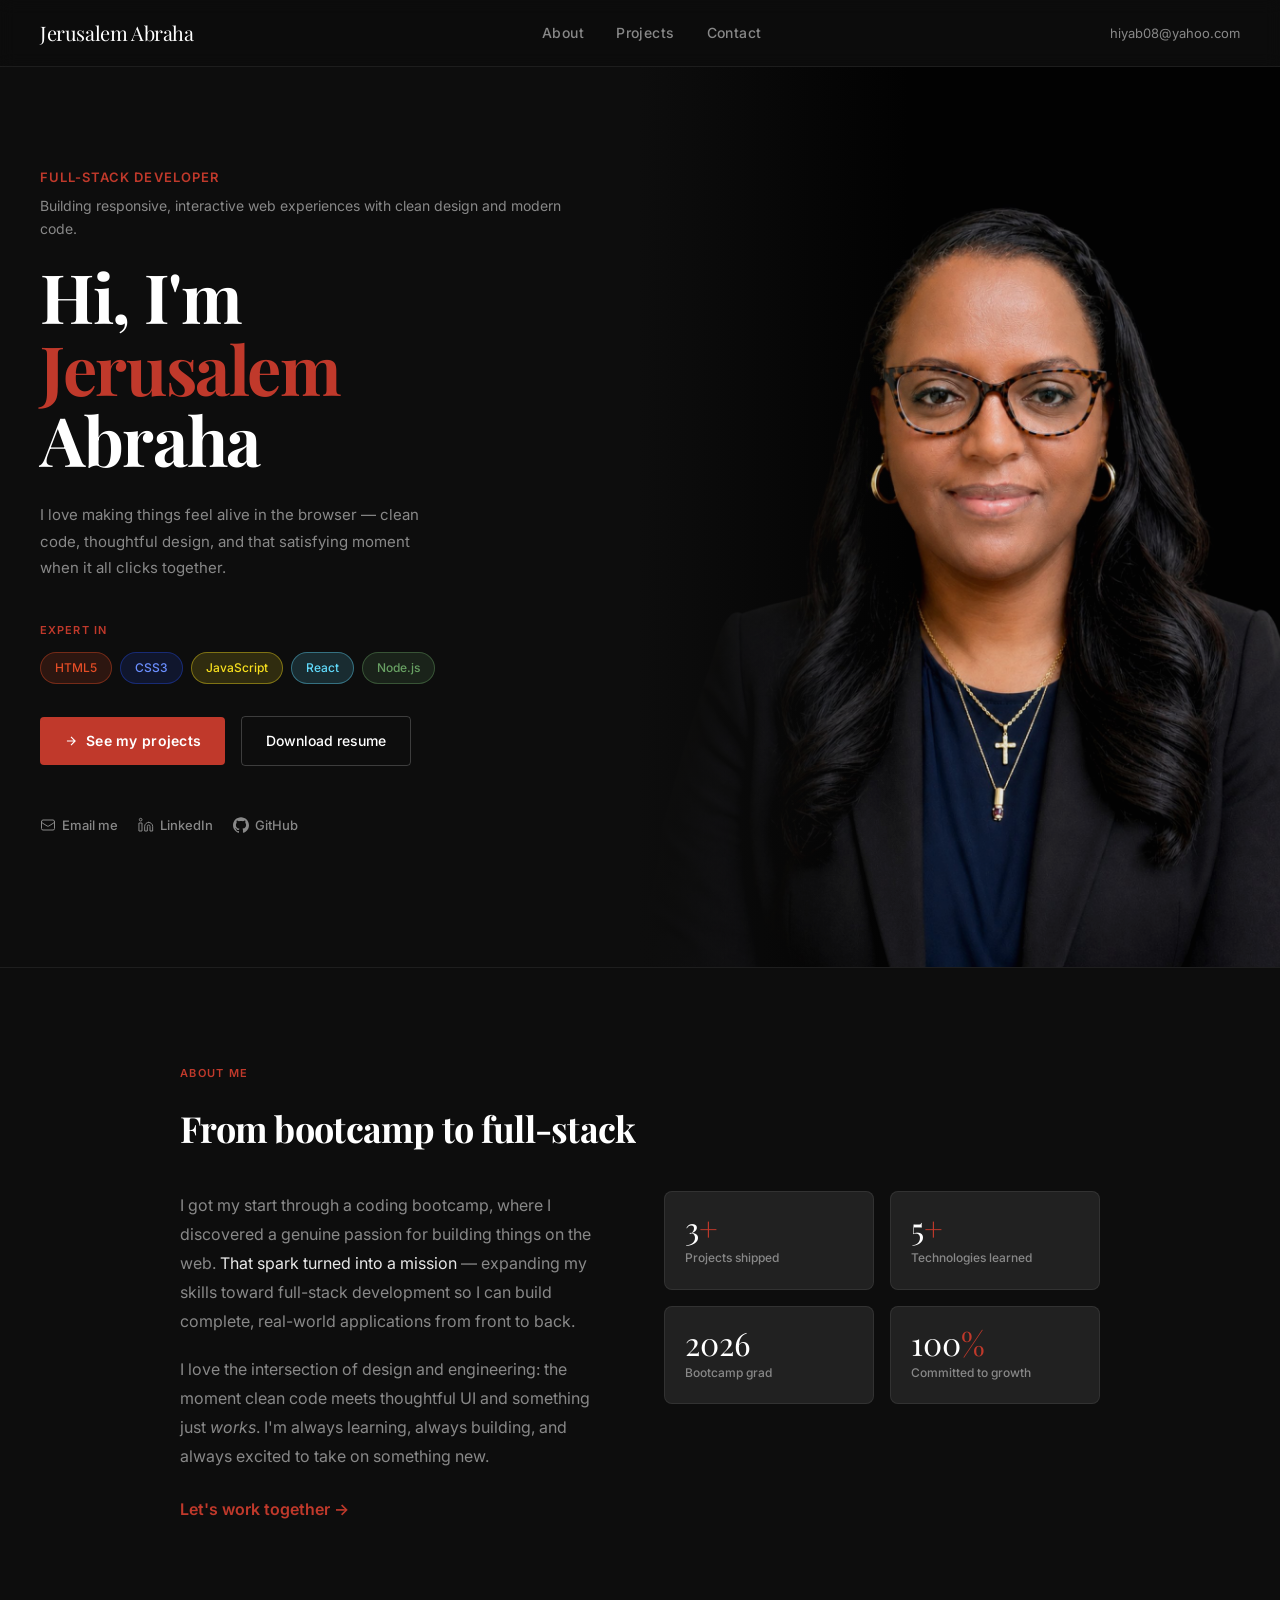
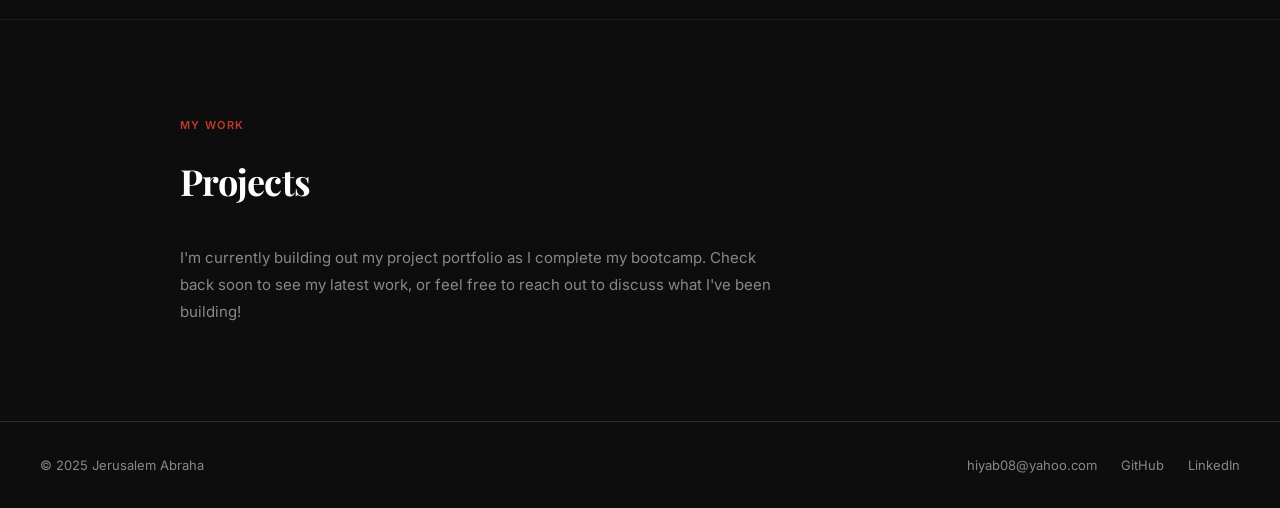
<file: index.html>
<!DOCTYPE html>
<html lang="en">
<head>
<meta charset="UTF-8" />
<meta name="viewport" content="width=device-width, initial-scale=1.0" />
<title>Jerusalem Abraha — Full-Stack Developer</title>
<link rel="stylesheet" href="style.css">
</head>
<body>

<nav>
  <a href="#" class="nav-logo">Jerusalem Abraha</a>
  <ul class="nav-links">
    <li><a href="#about">About</a></li>
    <li><a href="#projects">Projects</a></li>
    <li><a href="#contact">Contact</a></li>
  </ul>
  <span class="nav-contact">hiyab08@yahoo.com</span>
</nav>

<section class="hero" aria-label="Hero introduction">
  <div class="hero-left">
    <div style="margin:0 0 1.25rem;">
      <p style="font-size:13px;font-weight:600;color:#C0392B;letter-spacing:0.08em;text-transform:uppercase;margin:0 0 6px;">Full-Stack Developer</p>
      <p style="font-size:14px;color:#888;line-height:1.65;margin:0;">Building responsive, interactive web experiences with clean design and modern code.</p>
    </div>
    <h1 class="hero-name">
      Hi, I'm<br>
      <span>Jerusalem</span><br>
      Abraha
    </h1>
    <p class="hero-tagline">
      I love making things feel alive in the browser — clean code, thoughtful design, and that satisfying moment when it all clicks together.
    </p>


    <div style="margin: 0 0 2rem;">
      <p style="font-size:11px;font-weight:600;letter-spacing:0.1em;text-transform:uppercase;color:#C0392B;margin-bottom:12px;">Expert in</p>
      <div style="display:flex;gap:8px;flex-wrap:wrap;">
        <span style="background:rgba(228,77,38,0.15);border:0.5px solid rgba(228,77,38,0.4);border-radius:20px;padding:5px 14px;font-size:12px;font-weight:500;color:#E44D26;">HTML5</span>
        <span style="background:rgba(38,77,228,0.15);border:0.5px solid rgba(38,77,228,0.4);border-radius:20px;padding:5px 14px;font-size:12px;font-weight:500;color:#6B8FFF;">CSS3</span>
        <span style="background:rgba(247,223,30,0.15);border:0.5px solid rgba(247,223,30,0.4);border-radius:20px;padding:5px 14px;font-size:12px;font-weight:500;color:#F7DF1E;">JavaScript</span>
        <span style="background:rgba(97,218,251,0.15);border:0.5px solid rgba(97,218,251,0.4);border-radius:20px;padding:5px 14px;font-size:12px;font-weight:500;color:#61DAFB;">React</span>
        <span style="background:rgba(104,160,99,0.15);border:0.5px solid rgba(104,160,99,0.4);border-radius:20px;padding:5px 14px;font-size:12px;font-weight:500;color:#68A063;">Node.js</span>
      </div>
    </div>

    <div class="cta-group">
      <a href="#projects" class="btn-primary">
        <svg width="14" height="14" fill="none" stroke="currentColor" stroke-width="2" viewBox="0 0 24 24" aria-hidden="true"><path d="M5 12h14M12 5l7 7-7 7"/></svg>
        See my projects
      </a>
      <a href="Jerusalem_Abraha_Resume.pdf" target="_blank" class="btn-secondary">
        Download resume
      </a>
    </div>

    <div class="social-links">
      <a href="mailto:hiyab08@yahoo.com" class="social-link" aria-label="Email me">
        <svg fill="none" stroke="currentColor" stroke-width="1.5" viewBox="0 0 24 24" aria-hidden="true"><path stroke-linecap="round" stroke-linejoin="round" d="M21.75 6.75v10.5a2.25 2.25 0 01-2.25 2.25h-15a2.25 2.25 0 01-2.25-2.25V6.75m19.5 0A2.25 2.25 0 0019.5 4.5h-15a2.25 2.25 0 00-2.25 2.25m19.5 0v.243a2.25 2.25 0 01-1.07 1.916l-7.5 4.615a2.25 2.25 0 01-2.36 0L3.32 8.91a2.25 2.25 0 01-1.07-1.916V6.75"/></svg>
        Email me
      </a>
      <a href="https://linkedin.com/in/jerusalem-abraha" class="social-link" aria-label="LinkedIn">
        <svg fill="none" stroke="currentColor" stroke-width="1.5" viewBox="0 0 24 24" aria-hidden="true"><path stroke-linecap="round" stroke-linejoin="round" d="M16 8a6 6 0 016 6v7h-4v-7a2 2 0 00-2-2 2 2 0 00-2 2v7h-4v-7a6 6 0 016-6zM2 9h4v12H2z"/><circle cx="4" cy="4" r="2" stroke="currentColor" stroke-width="1.5"/></svg>
        LinkedIn
      </a>
      <a href="https://github.com" class="social-link" aria-label="GitHub">
        <svg fill="currentColor" viewBox="0 0 24 24" aria-hidden="true"><path d="M12 .297c-6.63 0-12 5.373-12 12 0 5.303 3.438 9.8 8.205 11.385.6.113.82-.258.82-.577 0-.285-.01-1.04-.015-2.04-3.338.724-4.042-1.61-4.042-1.61C4.422 18.07 3.633 17.7 3.633 17.7c-1.087-.744.084-.729.084-.729 1.205.084 1.838 1.236 1.838 1.236 1.07 1.835 2.809 1.305 3.495.998.108-.776.417-1.305.76-1.605-2.665-.3-5.466-1.332-5.466-5.93 0-1.31.465-2.38 1.235-3.22-.135-.303-.54-1.523.105-3.176 0 0 1.005-.322 3.3 1.23.96-.267 1.98-.399 3-.405 1.02.006 2.04.138 3 .405 2.28-1.552 3.285-1.23 3.285-1.23.645 1.653.24 2.873.12 3.176.765.84 1.23 1.91 1.23 3.22 0 4.61-2.805 5.625-5.475 5.92.42.36.81 1.096.81 2.22 0 1.606-.015 2.896-.015 3.286 0 .315.21.69.825.57C20.565 22.092 24 17.592 24 12.297c0-6.627-5.373-12-12-12"/></svg>
        GitHub
      </a>
    </div>
  </div>

  <div class="hero-right">
    <img
      src="[data-uri]"
      alt="Jerusalem Abraha, full-stack developer"
      class="hero-photo"
    />
</div>
</div>
  </div>
</section>

<div class="divider"></div>

<section class="section" id="about" aria-label="About Jerusalem">
  <p class="section-eyebrow">About me</p>
  <h2 class="section-title">From bootcamp to full-stack</h2>

  <div class="about-grid">
    <div class="about-body">
      <p>
        I got my start through a coding bootcamp, where I discovered a genuine passion for building things on the web. <span class="about-highlight">That spark turned into a mission</span> — expanding my skills toward full-stack development so I can build complete, real-world applications from front to back.
      </p>
      <p>
        I love the intersection of design and engineering: the moment clean code meets thoughtful UI and something just <em>works</em>. I'm always learning, always building, and always excited to take on something new.
      </p>
      <p style="margin-top: 1.5rem;">
        <a href="mailto:hiyab08@yahoo.com" style="color: #C0392B; font-weight: 600; text-decoration: none;">Let's work together →</a>
      </p>
    </div>

    <div class="stats-grid">
      <div class="stat-card">
        <div class="stat-number">3<span>+</span></div>
        <div class="stat-label">Projects shipped</div>
      </div>
      <div class="stat-card">
        <div class="stat-number">5<span>+</span></div>
        <div class="stat-label">Technologies learned</div>
      </div>
      <div class="stat-card">
        <div class="stat-number">2026</div>
        <div class="stat-label">Bootcamp grad</div>
      </div>
      <div class="stat-card">
        <div class="stat-number">100<span>%</span></div>
        <div class="stat-label">Committed to growth</div>
      </div>
    </div>
  </div>
</section>


<div class="divider"></div>

<section class="section" id="projects" aria-label="Projects">
  <p class="section-eyebrow">My work</p>
  <h2 class="section-title">Projects</h2>
  <p style="color:#888; font-size:15px; line-height:1.8; max-width:600px;">
    I'm currently building out my project portfolio as I complete my bootcamp. Check back soon to see my latest work, or feel free to reach out to discuss what I've been building!
  </p>
</section>

<div class="divider"></div>

<footer id="contact">
  <span>© 2025 Jerusalem Abraha</span>
  <div style="display:flex; gap: 1.5rem;">
    <a href="mailto:hiyab08@yahoo.com">hiyab08@yahoo.com</a>
    <a href="https://github.com">GitHub</a>
    <a href="https://linkedin.com/in/jerusalem-abraha">LinkedIn</a>
  </div>
</footer>

</body>
</html>
</file>
<file: style.css>
@import url("https://fonts.googleapis.com/css2?family=Inter:wght@400;500;600&family=Playfair+Display:wght@700&display=swap");

*,
*::before,
*::after {
  box-sizing: border-box;
  margin: 0;
  padding: 0;
}

:root {
  --red: #c0392b;
  --red-light: #e74c3c;
  --white: #ffffff;
  --off-white: #f5f3ee;
  --dark: #0d0d0d;
  --dark-mid: #1a1a1a;
  --dark-surface: #212121;
  --muted: #888888;
  --text: #e8e8e8;
}

html {
  scroll-behavior: smooth;
}

body {
  background: var(--dark);
  color: var(--text);
  font-family: "Inter", system-ui, sans-serif;
  font-size: 16px;
  line-height: 1.7;
  overflow-x: hidden;
}

nav {
  position: sticky;
  top: 0;
  z-index: 100;
  display: flex;
  align-items: center;
  justify-content: space-between;
  padding: 1rem 2.5rem;
  background: rgba(13, 13, 13, 0.92);
  backdrop-filter: blur(8px);
  border-bottom: 0.5px solid rgba(255, 255, 255, 0.07);
}

.nav-logo {
  font-family: "Playfair Display", serif;
  font-size: 20px;
  color: var(--white);
  text-decoration: none;
  letter-spacing: -0.02em;
}

.nav-links {
  display: flex;
  gap: 2rem;
  list-style: none;
}

.nav-links a {
  color: var(--muted);
  text-decoration: none;
  font-size: 14px;
  font-weight: 500;
  letter-spacing: 0.03em;
  transition: color 0.2s;
}

.nav-links a:hover {
  color: var(--white);
}

.nav-contact {
  font-size: 13px;
  color: var(--muted);
}

.hero {
  min-height: 100vh;
  display: grid;
  grid-template-columns: 1fr 1fr;
  gap: 0;
  padding: 0;
  opacity: 0;
  animation: fadeIn 0.8s ease 0.1s forwards;
}

@keyframes fadeIn {
  from {
    opacity: 0;
    transform: translateY(16px);
  }
  to {
    opacity: 1;
    transform: translateY(0);
  }
}

.hero-left {
  display: flex;
  flex-direction: column;
  justify-content: center;
  padding: 3rem 3rem 5rem 2.5rem;
  animation: fadeIn 0.8s ease 0.2s both;
}

.hero-eyebrow {
  font-size: 12px;
  font-weight: 600;
  letter-spacing: 0.12em;
  text-transform: uppercase;
  color: var(--red);
  margin-bottom: 1.25rem;
}

.hero-name {
  font-family: "Playfair Display", serif;
  font-size: clamp(42px, 6vw, 68px);
  line-height: 1.05;
  color: var(--white);
  letter-spacing: -0.02em;
  margin-bottom: 0.25rem;
}

.hero-name span {
  color: var(--red);
}

.hero-tagline {
  font-size: 15px;
  color: var(--muted);
  max-width: 380px;
  margin: 1.5rem 0 2.5rem;
  line-height: 1.75;
}

.cta-group {
  display: flex;
  align-items: center;
  gap: 1rem;
  flex-wrap: wrap;
  margin-bottom: 3rem;
}

.btn-primary {
  display: inline-flex;
  align-items: center;
  gap: 8px;
  background: var(--red);
  color: var(--white);
  text-decoration: none;
  padding: 12px 24px;
  border-radius: 4px;
  font-size: 14px;
  font-weight: 600;
  letter-spacing: 0.02em;
  transition:
    background 0.2s,
    transform 0.15s;
}

.btn-primary:hover {
  background: var(--red-light);
  transform: translateY(-1px);
}

.btn-secondary {
  display: inline-flex;
  align-items: center;
  gap: 8px;
  background: transparent;
  color: var(--white);
  text-decoration: none;
  padding: 12px 24px;
  border-radius: 4px;
  border: 1px solid rgba(255, 255, 255, 0.2);
  font-size: 14px;
  font-weight: 500;
  transition:
    border-color 0.2s,
    transform 0.15s;
}

.btn-secondary:hover {
  border-color: rgba(255, 255, 255, 0.5);
  transform: translateY(-1px);
}

.social-links {
  display: flex;
  gap: 1.25rem;
}

.social-link {
  display: flex;
  align-items: center;
  gap: 6px;
  color: var(--muted);
  text-decoration: none;
  font-size: 13px;
  font-weight: 500;
  transition: color 0.2s;
}

.social-link svg {
  width: 16px;
  height: 16px;
  flex-shrink: 0;
}
.social-link:hover {
  color: var(--white);
}

.hero-right {
  position: relative;
  display: flex;
  flex-direction: column;
  justify-content: flex-end;
  overflow: hidden;
  background: var(--dark-mid);
  animation: fadeIn 0.9s ease 0.35s both;
}

.hero-photo {
  width: 100%;
  height: 100%;
  object-fit: cover;
  object-position: center top;
  display: block;
  opacity: 0.92;
}

.hero-right::after {
  content: "";
  position: absolute;
  inset: 0;
  background: linear-gradient(to right, #0d0d0d 0%, transparent 42%);
  pointer-events: none;
  z-index: 1;
}

.section {
  padding: 6rem 2.5rem;
  max-width: 1000px;
  margin: 0 auto;
}

.section-eyebrow {
  font-size: 11px;
  font-weight: 600;
  letter-spacing: 0.12em;
  text-transform: uppercase;
  color: var(--red);
  margin-bottom: 1rem;
}

.section-title {
  font-family: "Playfair Display", serif;
  font-size: 36px;
  color: var(--white);
  letter-spacing: -0.02em;
  margin-bottom: 2rem;
}

.about-grid {
  display: grid;
  grid-template-columns: 1fr 1fr;
  gap: 3rem;
  align-items: start;
}

.about-body {
  font-size: 16px;
  color: var(--muted);
  line-height: 1.8;
}

.about-body p + p {
  margin-top: 1.25rem;
}

.about-highlight {
  color: var(--text);
}

.stats-grid {
  display: grid;
  grid-template-columns: 1fr 1fr;
  gap: 1rem;
}

.stat-card {
  background: var(--dark-surface);
  border: 0.5px solid rgba(255, 255, 255, 0.08);
  border-radius: 8px;
  padding: 1.25rem;
}

.stat-number {
  font-family: "Playfair Display", serif;
  font-size: 32px;
  color: var(--white);
  line-height: 1;
  margin-bottom: 4px;
}

.stat-number span {
  color: var(--red);
}

.stat-label {
  font-size: 12px;
  color: var(--muted);
  font-weight: 500;
}

.divider {
  width: 100%;
  height: 0.5px;
  background: rgba(255, 255, 255, 0.07);
}

footer {
  padding: 2rem 2.5rem;
  display: flex;
  align-items: center;
  justify-content: space-between;
  border-top: 0.5px solid rgba(255, 255, 255, 0.07);
  font-size: 13px;
  color: var(--muted);
  flex-wrap: wrap;
  gap: 1rem;
}

footer a {
  color: var(--muted);
  text-decoration: none;
  transition: color 0.2s;
}

footer a:hover {
  color: var(--white);
}

@media (max-width: 720px) {
  .hero {
    grid-template-columns: 1fr;
    min-height: auto;
  }
  .hero-right {
    min-height: 360px;
    order: -1;
  }
  .hero-left {
    padding: 3rem 1.5rem;
  }
  .project-preview {
    left: 1rem;
    bottom: 1rem;
  }
  .about-grid {
    grid-template-columns: 1fr;
  }
  nav {
    padding: 1rem 1.5rem;
  }
  .nav-links {
    display: none;
  }
  .section {
    padding: 4rem 1.5rem;
  }
}

@media (prefers-reduced-motion: reduce) {
  *,
  *::before,
  *::after {
    animation: none !important;
    transition: none !important;
  }
}
</file>
